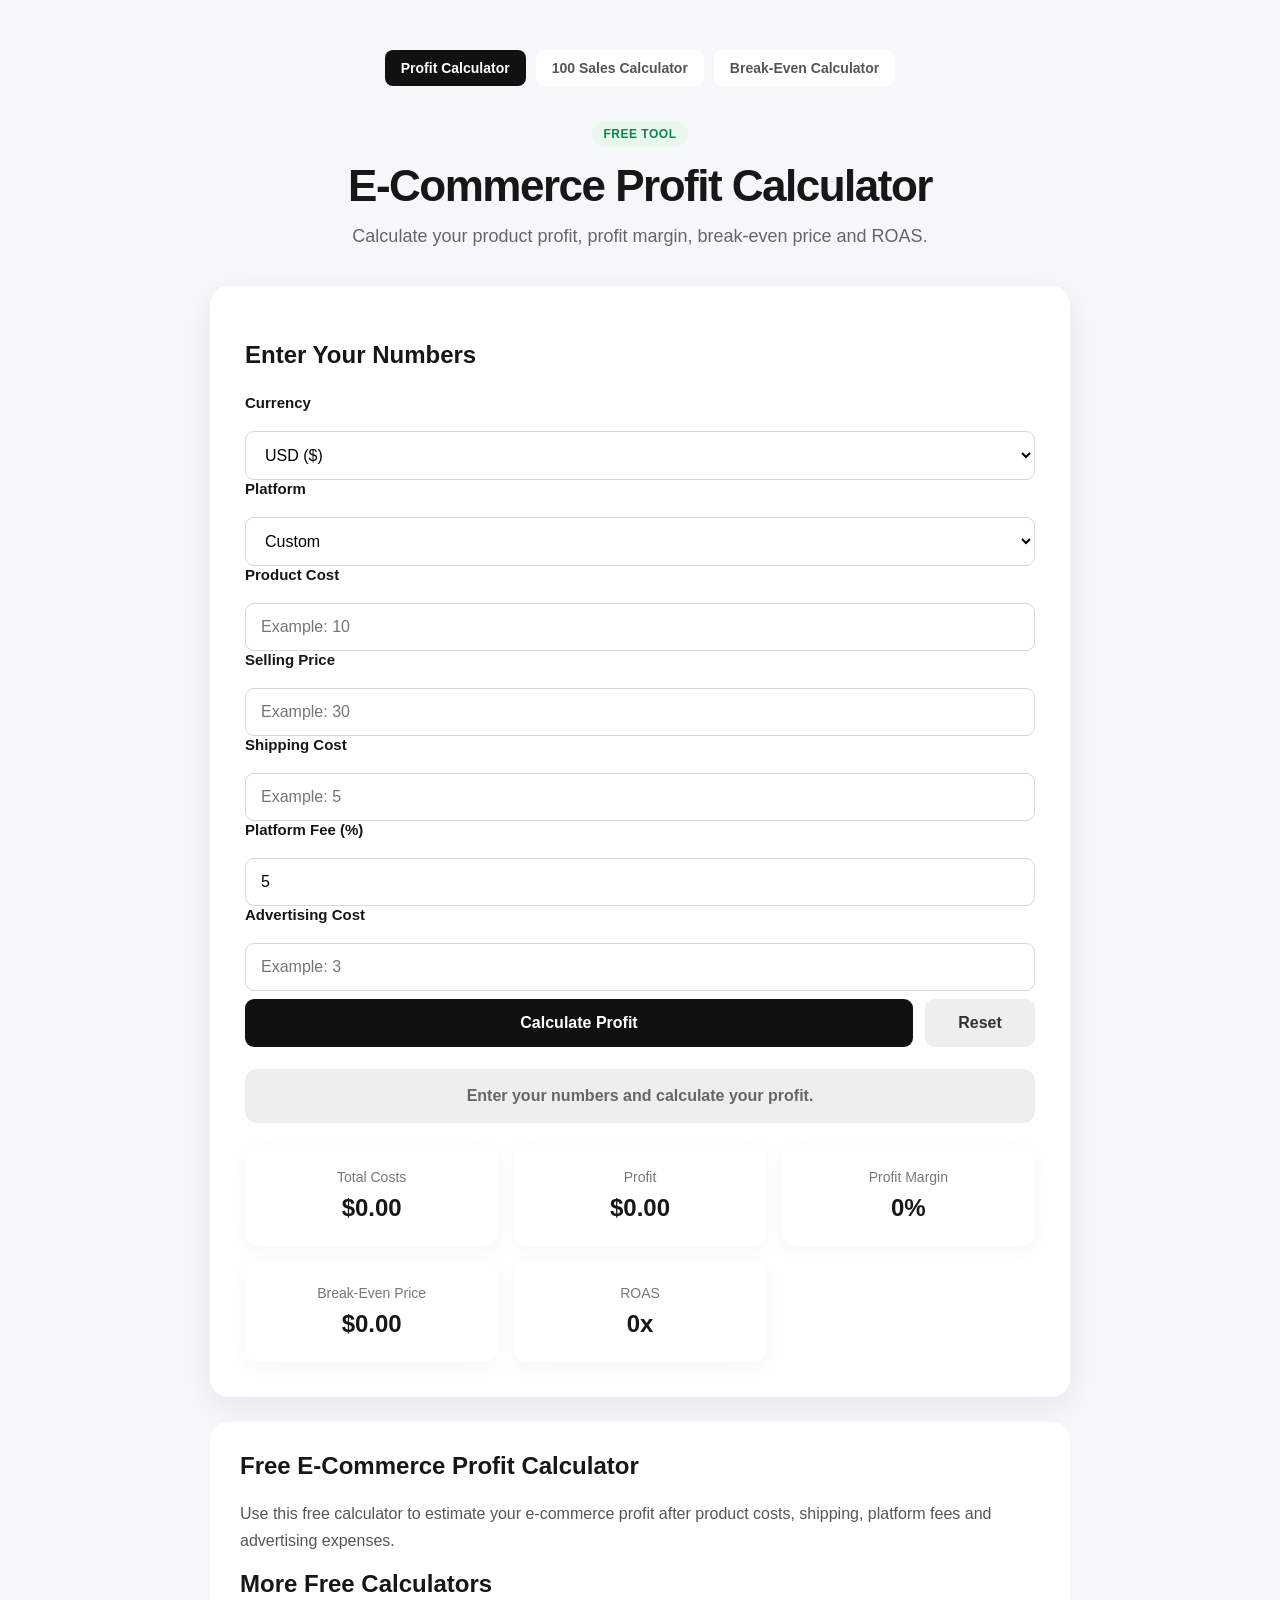
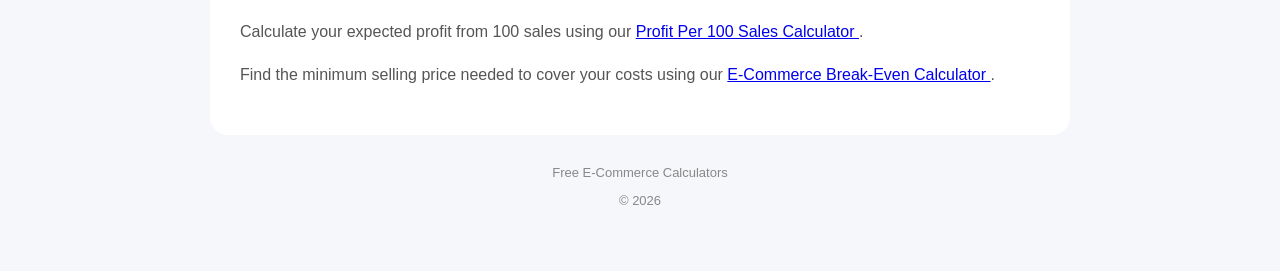
<file: index.html>
<!DOCTYPE html>
<html lang="en">

<head>

    <meta charset="UTF-8">

    <meta
        name="viewport"
        content="width=device-width, initial-scale=1.0"
    >

    <meta
        name="description"
        content="Free e-commerce profit calculator. Calculate product profit, profit margin, break-even price and ROAS."
    >

    <meta
        name="keywords"
        content="ecommerce profit calculator, profit calculator, ecommerce calculator, online business calculator"
    >

    <meta
        name="robots"
        content="index, follow"
    >

    <meta
        name="author"
        content="E-Commerce Calculators"
    >

    <title>
        E-Commerce Profit Calculator - Free Online Tool
    </title>

    <link
        rel="canonical"
        href="https://YOUR-USERNAME.github.io/ecommerce-profit-calculator/"
    >

    <link
        rel="stylesheet"
        href="style.css"
    >

</head>


<body>


<div class="container">


    <!-- Navigation -->

    <nav class="navigation">

        <a
            href="index.html"
            class="active">

            Profit Calculator

        </a>


        <a href="sales-profit-calculator.html">

            100 Sales Calculator

        </a>


        <a href="break-even-calculator.html">

            Break-Even Calculator

        </a>

    </nav>


    <!-- Hero -->

    <section class="hero">

        <div class="badge">

            FREE TOOL

        </div>


        <h1>

            E-Commerce Profit Calculator

        </h1>


        <p class="subtitle">

            Calculate your product profit, profit margin, break-even price and ROAS.

        </p>

    </section>


    <!-- Calculator -->

    <section class="calculator">


        <h2 class="section-title">

            Enter Your Numbers

        </h2>


        <!-- Currency -->

        <label for="currency">

            Currency

        </label>


        <select id="currency">

            <option value="$">
                USD ($)
            </option>

            <option value="Rs.">
                LKR (Rs.)
            </option>

            <option value="₹">
                INR (₹)
            </option>

            <option value="€">
                EUR (€)
            </option>

            <option value="£">
                GBP (£)
            </option>

            <option value="A$">
                AUD (A$)
            </option>

            <option value="C$">
                CAD (C$)
            </option>

            <option value="S$">
                SGD (S$)
            </option>

        </select>


        <!-- Platform -->

        <label for="platform">

            Platform

        </label>


        <select
            id="platform"
            onchange="updatePlatformFee()">

            <option value="custom">
                Custom
            </option>

            <option value="amazon">
                Amazon - 15%
            </option>

            <option value="shopify">
                Shopify - 2%
            </option>

            <option value="etsy">
                Etsy - 6.5%
            </option>

            <option value="ebay">
                eBay - 13.6%
            </option>

        </select>


        <!-- Product Cost -->

        <label for="productCost">

            Product Cost

        </label>


        <input
            type="number"
            id="productCost"
            placeholder="Example: 10"
            min="0"
            step="0.01"
        >


        <!-- Selling Price -->

        <label for="sellingPrice">

            Selling Price

        </label>


        <input
            type="number"
            id="sellingPrice"
            placeholder="Example: 30"
            min="0"
            step="0.01"
        >


        <!-- Shipping -->

        <label for="shippingCost">

            Shipping Cost

        </label>


        <input
            type="number"
            id="shippingCost"
            placeholder="Example: 5"
            min="0"
            step="0.01"
        >


        <!-- Platform Fee -->

        <label for="platformFee">

            Platform Fee (%)

        </label>


        <input
            type="number"
            id="platformFee"
            value="5"
            min="0"
            max="99"
            step="0.1"
        >


        <!-- Advertising -->

        <label for="advertisingCost">

            Advertising Cost

        </label>


        <input
            type="number"
            id="advertisingCost"
            placeholder="Example: 3"
            min="0"
            step="0.01"
        >


        <!-- Buttons -->

        <div class="button-row">

            <button
                class="calculate-button"
                onclick="calculateProfit()">

                Calculate Profit

            </button>


            <button
                class="reset-button"
                onclick="resetCalculator()">

                Reset

            </button>

        </div>


        <!-- Status -->

        <div
            id="profitStatus"
            class="profit-status neutral">

            Enter your numbers and calculate your profit.

        </div>


        <!-- Results -->

        <div class="results">


            <div class="result-card">

                <span>

                    Total Costs

                </span>


                <strong id="totalCosts">

                    $0.00

                </strong>

            </div>


            <div class="result-card">

                <span>

                    Profit

                </span>


                <strong id="profit">

                    $0.00

                </strong>

            </div>


            <div class="result-card">

                <span>

                    Profit Margin

                </span>


                <strong id="margin">

                    0%

                </strong>

            </div>


            <div class="result-card">

                <span>

                    Break-Even Price

                </span>


                <strong id="breakEven">

                    $0.00

                </strong>

            </div>


            <div class="result-card">

                <span>

                    ROAS

                </span>


                <strong id="roas">

                    0x

                </strong>

            </div>


        </div>

    </section>


    <!-- Information -->

    <section class="info">


        <h2>

            Free E-Commerce Profit Calculator

        </h2>


        <p>

            Use this free calculator to estimate your e-commerce profit after product costs, shipping, platform fees and advertising expenses.

        </p>


        <h2>

            More Free Calculators

        </h2>


        <p>

            Calculate your expected profit from 100 sales using our

            <a href="sales-profit-calculator.html">

                Profit Per 100 Sales Calculator

            </a>.

        </p>


        <p>

            Find the minimum selling price needed to cover your costs using our

            <a href="break-even-calculator.html">

                E-Commerce Break-Even Calculator

            </a>.

        </p>

    </section>


    <!-- Footer -->

    <footer>

        <p>

            Free E-Commerce Calculators

        </p>


        <p>

            © 2026

        </p>

    </footer>


</div>


<script src="script.js"></script>


</body>

</html>
</file>
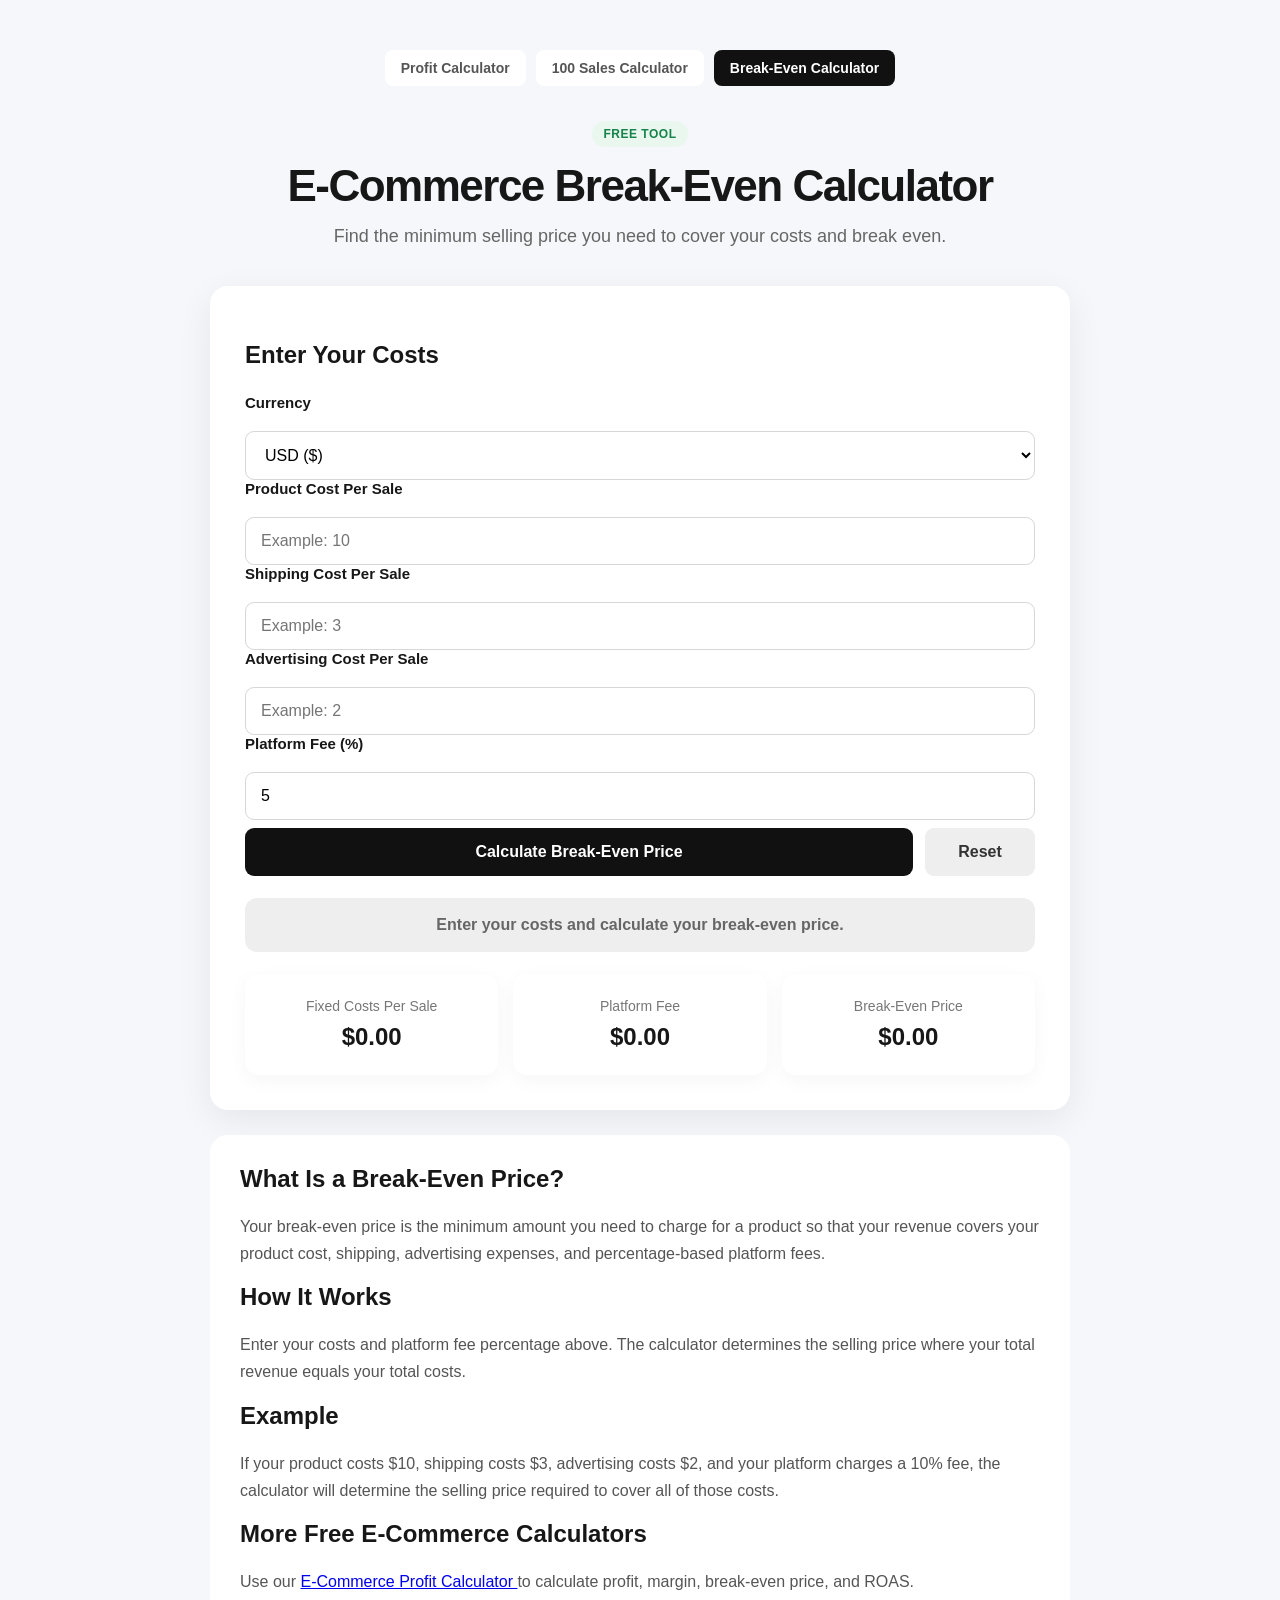
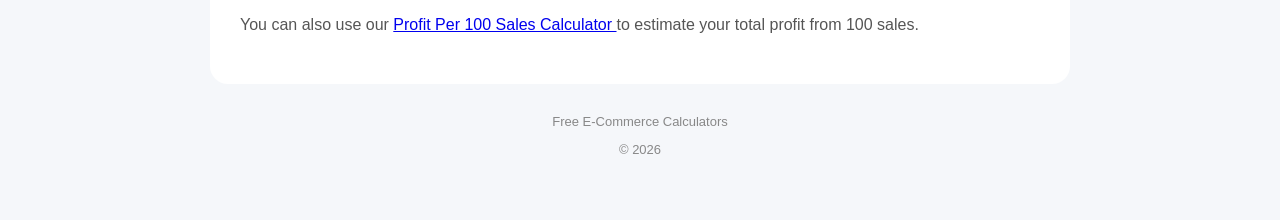
<file: break-even-calculator.html>
<!DOCTYPE html>
<html lang="en">

<head>

    <meta charset="UTF-8">

    <meta
        name="viewport"
        content="width=device-width, initial-scale=1.0"
    >

    <meta
        name="description"
        content="Free e-commerce break-even calculator. Calculate the minimum selling price needed to cover your product, shipping, advertising, and platform fees."
    >

    <meta
        name="keywords"
        content="break even calculator, ecommerce break even calculator, selling price calculator, online business calculator"
    >

    <meta
        name="robots"
        content="index, follow"
    >

    <title>
        E-Commerce Break-Even Calculator - Free Online Tool
    </title>

    <link
        rel="stylesheet"
        href="style.css"
    >

</head>


<body>


<div class="container">


    <!-- Navigation -->

    <nav class="navigation">

        <a href="index.html">

            Profit Calculator

        </a>


        <a href="sales-profit-calculator.html">

            100 Sales Calculator

        </a>


        <a
            href="break-even-calculator.html"
            class="active">

            Break-Even Calculator

        </a>

    </nav>


    <!-- Hero -->

    <section class="hero">

        <div class="badge">

            FREE TOOL

        </div>


        <h1>

            E-Commerce Break-Even Calculator

        </h1>


        <p class="subtitle">

            Find the minimum selling price you need to cover your costs and break even.

        </p>

    </section>


    <!-- Calculator -->

    <section class="calculator">


        <h2 class="section-title">

            Enter Your Costs

        </h2>


        <!-- Currency -->

        <label for="currency">

            Currency

        </label>


        <select id="currency">

            <option value="$">

                USD ($)

            </option>


            <option value="Rs.">

                LKR (Rs.)

            </option>


            <option value="₹">

                INR (₹)

            </option>


            <option value="€">

                EUR (€)

            </option>


            <option value="£">

                GBP (£)

            </option>


            <option value="A$">

                AUD (A$)

            </option>


            <option value="C$">

                CAD (C$)

            </option>


            <option value="S$">

                SGD (S$)

            </option>

        </select>


        <!-- Product Cost -->

        <label for="productCost">

            Product Cost Per Sale

        </label>


        <input
            type="number"
            id="productCost"
            placeholder="Example: 10"
            min="0"
            step="0.01"
        >


        <!-- Shipping -->

        <label for="shippingCost">

            Shipping Cost Per Sale

        </label>


        <input
            type="number"
            id="shippingCost"
            placeholder="Example: 3"
            min="0"
            step="0.01"
        >


        <!-- Advertising -->

        <label for="advertisingCost">

            Advertising Cost Per Sale

        </label>


        <input
            type="number"
            id="advertisingCost"
            placeholder="Example: 2"
            min="0"
            step="0.01"
        >


        <!-- Platform Fee -->

        <label for="platformFee">

            Platform Fee (%)

        </label>


        <input
            type="number"
            id="platformFee"
            placeholder="Example: 15"
            value="5"
            min="0"
            max="99"
            step="0.1"
        >


        <!-- Buttons -->

        <div class="button-row">


            <button
                class="calculate-button"
                onclick="calculateBreakEven()">

                Calculate Break-Even Price

            </button>


            <button
                class="reset-button"
                onclick="resetCalculator()">

                Reset

            </button>


        </div>


        <!-- Status -->

        <div
            id="breakEvenStatus"
            class="profit-status neutral">

            Enter your costs and calculate your break-even price.

        </div>


        <!-- Results -->

        <div class="results">


            <div class="result-card">

                <span>

                    Fixed Costs Per Sale

                </span>


                <strong id="fixedCosts">

                    $0.00

                </strong>

            </div>


            <div class="result-card">

                <span>

                    Platform Fee

                </span>


                <strong id="feeAmount">

                    $0.00

                </strong>

            </div>


            <div class="result-card">

                <span>

                    Break-Even Price

                </span>


                <strong id="breakEvenPrice">

                    $0.00

                </strong>

            </div>


        </div>

    </section>


    <!-- Information -->

    <section class="info">


        <h2>

            What Is a Break-Even Price?

        </h2>


        <p>

            Your break-even price is the minimum amount you need to charge for a product so that your revenue covers your product cost, shipping, advertising expenses, and percentage-based platform fees.

        </p>


        <h2>

            How It Works

        </h2>


        <p>

            Enter your costs and platform fee percentage above. The calculator determines the selling price where your total revenue equals your total costs.

        </p>


        <h2>

            Example

        </h2>


        <p>

            If your product costs $10, shipping costs $3, advertising costs $2, and your platform charges a 10% fee, the calculator will determine the selling price required to cover all of those costs.

        </p>


        <h2>

            More Free E-Commerce Calculators

        </h2>


        <p>

            Use our

            <a href="index.html">

                E-Commerce Profit Calculator

            </a>

            to calculate profit, margin, break-even price, and ROAS.

        </p>


        <p>

            You can also use our

            <a href="sales-profit-calculator.html">

                Profit Per 100 Sales Calculator

            </a>

            to estimate your total profit from 100 sales.

        </p>

    </section>


    <!-- Footer -->

    <footer>

        <p>

            Free E-Commerce Calculators

        </p>


        <p>

            © 2026

        </p>

    </footer>


</div>


<script>


function calculateBreakEven() {


    const currency =
        document.getElementById("currency").value;


    const productCost =
        Number(
            document.getElementById("productCost").value
        ) || 0;


    const shippingCost =
        Number(
            document.getElementById("shippingCost").value
        ) || 0;


    const advertisingCost =
        Number(
            document.getElementById("advertisingCost").value
        ) || 0;


    const platformFeePercent =
        Number(
            document.getElementById("platformFee").value
        ) || 0;


    const fixedCosts =
        productCost +
        shippingCost +
        advertisingCost;


    const feeRate =
        platformFeePercent / 100;


    let breakEvenPrice = 0;


    if (feeRate < 1) {

        breakEvenPrice =
            fixedCosts / (1 - feeRate);

    }


    const feeAmount =
        breakEvenPrice * feeRate;


    document.getElementById("fixedCosts").textContent =
        currency + fixedCosts.toFixed(2);


    document.getElementById("feeAmount").textContent =
        currency + feeAmount.toFixed(2);


    document.getElementById("breakEvenPrice").textContent =
        currency + breakEvenPrice.toFixed(2);


    const status =
        document.getElementById("breakEvenStatus");


    if (fixedCosts === 0) {

        status.textContent =
            "Enter your costs and calculate your break-even price.";

        status.className =
            "profit-status neutral";

    }

    else if (feeRate >= 1) {

        status.textContent =
            "Platform fee must be less than 100%.";

        status.className =
            "profit-status negative";

    }

    else {

        status.textContent =
            "✓ Your break-even selling price has been calculated.";

        status.className =
            "profit-status positive";

    }

}


function resetCalculator() {


    document.getElementById("currency").value =
        "$";


    document.getElementById("productCost").value =
        "";


    document.getElementById("shippingCost").value =
        "";


    document.getElementById("advertisingCost").value =
        "";


    document.getElementById("platformFee").value =
        "5";


    document.getElementById("fixedCosts").textContent =
        "$0.00";


    document.getElementById("feeAmount").textContent =
        "$0.00";


    document.getElementById("breakEvenPrice").textContent =
        "$0.00";


    const status =
        document.getElementById("breakEvenStatus");


    status.textContent =
        "Enter your costs and calculate your break-even price.";


    status.className =
        "profit-status neutral";

}


</script>


</body>

</html>
</file>
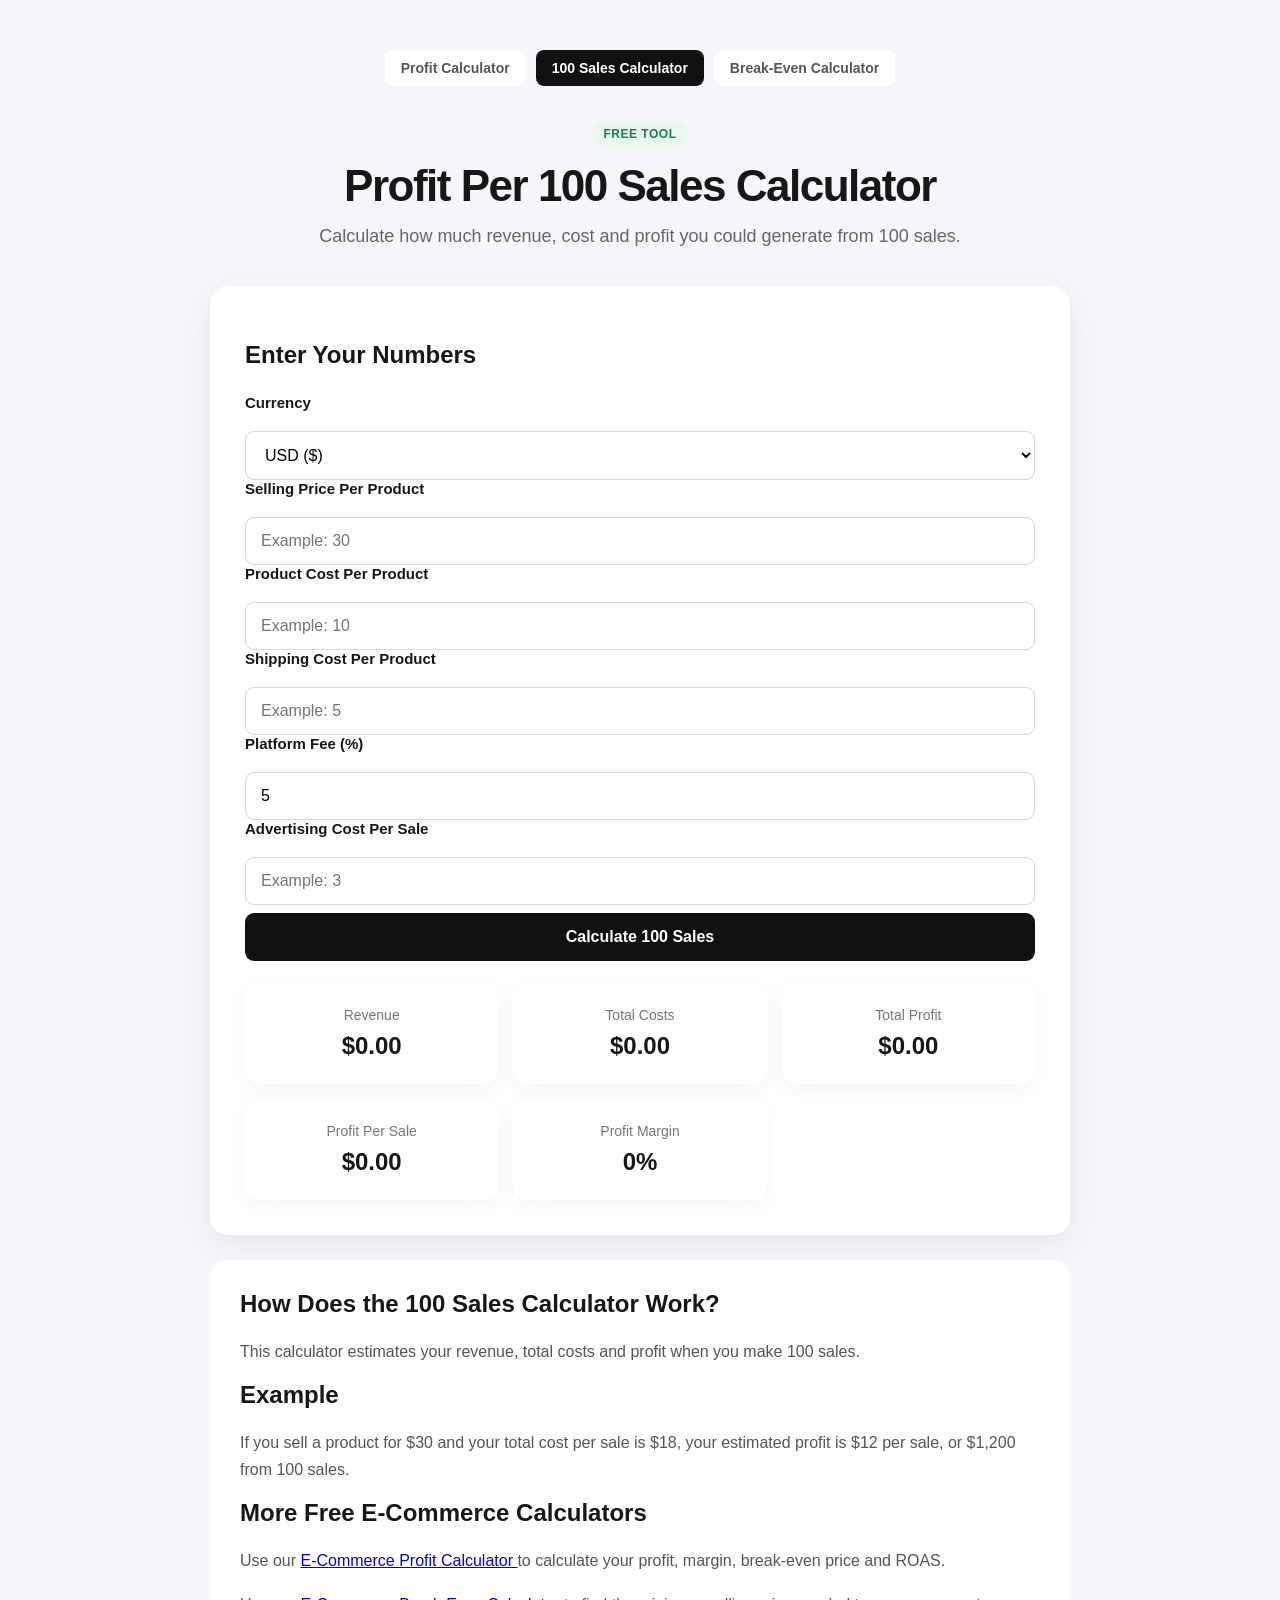
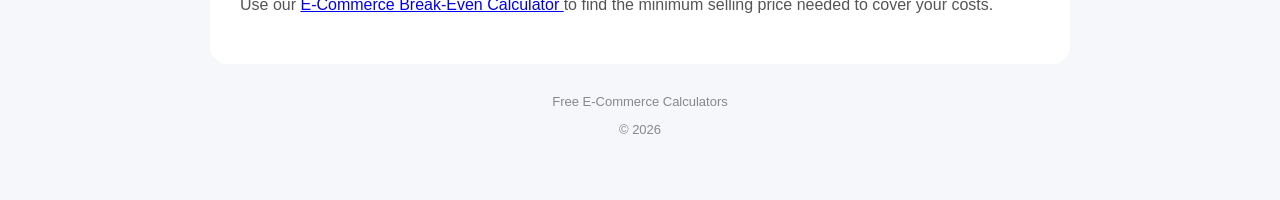
<file: sales-profit-calculator.html>
<!DOCTYPE html>
<html lang="en">

<head>

    <meta charset="UTF-8">

    <meta
        name="viewport"
        content="width=device-width, initial-scale=1.0"
    >

    <meta
        name="description"
        content="Free profit per 100 sales calculator for e-commerce businesses. Calculate revenue, costs, profit and profit margin."
    >

    <meta
        name="keywords"
        content="100 sales calculator, ecommerce sales calculator, profit per 100 sales, ecommerce profit"
    >

    <meta
        name="robots"
        content="index, follow"
    >

    <title>
        Profit Per 100 Sales Calculator - Free Tool
    </title>

    <link
        rel="stylesheet"
        href="style.css"
    >

</head>


<body>


<div class="container">


    <!-- Navigation -->

    <nav class="navigation">


        <a href="index.html">

            Profit Calculator

        </a>


        <a
            href="sales-profit-calculator.html"
            class="active">

            100 Sales Calculator

        </a>


        <a href="break-even-calculator.html">

            Break-Even Calculator

        </a>


    </nav>


    <!-- Hero -->

    <section class="hero">


        <div class="badge">

            FREE TOOL

        </div>


        <h1>

            Profit Per 100 Sales Calculator

        </h1>


        <p class="subtitle">

            Calculate how much revenue, cost and profit you could generate from 100 sales.

        </p>


    </section>


    <!-- Calculator -->

    <section class="calculator">


        <h2 class="section-title">

            Enter Your Numbers

        </h2>


        <!-- Currency -->

        <label for="currency">

            Currency

        </label>


        <select id="currency">

            <option value="$">
                USD ($)
            </option>

            <option value="Rs.">
                LKR (Rs.)
            </option>

            <option value="₹">
                INR (₹)
            </option>

            <option value="€">
                EUR (€)
            </option>

            <option value="£">
                GBP (£)
            </option>

            <option value="A$">
                AUD (A$)
            </option>

            <option value="C$">
                CAD (C$)
            </option>

            <option value="S$">
                SGD (S$)
            </option>

        </select>


        <!-- Selling Price -->

        <label for="sellingPrice">

            Selling Price Per Product

        </label>


        <input
            type="number"
            id="sellingPrice"
            placeholder="Example: 30"
            min="0"
            step="0.01"
        >


        <!-- Product Cost -->

        <label for="productCost">

            Product Cost Per Product

        </label>


        <input
            type="number"
            id="productCost"
            placeholder="Example: 10"
            min="0"
            step="0.01"
        >


        <!-- Shipping -->

        <label for="shippingCost">

            Shipping Cost Per Product

        </label>


        <input
            type="number"
            id="shippingCost"
            placeholder="Example: 5"
            min="0"
            step="0.01"
        >


        <!-- Platform Fee -->

        <label for="platformFee">

            Platform Fee (%)

        </label>


        <input
            type="number"
            id="platformFee"
            value="5"
            min="0"
            max="99"
            step="0.1"
        >


        <!-- Advertising -->

        <label for="advertisingCost">

            Advertising Cost Per Sale

        </label>


        <input
            type="number"
            id="advertisingCost"
            placeholder="Example: 3"
            min="0"
            step="0.01"
        >


        <!-- Button -->

        <div class="button-row">

            <button
                class="calculate-button"
                onclick="calculate100Sales()">

                Calculate 100 Sales

            </button>

        </div>


        <!-- Results -->

        <div class="results">


            <div class="result-card">

                <span>

                    Revenue

                </span>


                <strong id="revenue">

                    $0.00

                </strong>

            </div>


            <div class="result-card">

                <span>

                    Total Costs

                </span>


                <strong id="totalCosts">

                    $0.00

                </strong>

            </div>


            <div class="result-card">

                <span>

                    Total Profit

                </span>


                <strong id="totalProfit">

                    $0.00

                </strong>

            </div>


            <div class="result-card">

                <span>

                    Profit Per Sale

                </span>


                <strong id="profitPerSale">

                    $0.00

                </strong>

            </div>


            <div class="result-card">

                <span>

                    Profit Margin

                </span>


                <strong id="margin">

                    0%

                </strong>

            </div>


        </div>

    </section>


    <!-- Information -->

    <section class="info">


        <h2>

            How Does the 100 Sales Calculator Work?

        </h2>


        <p>

            This calculator estimates your revenue, total costs and profit when you make 100 sales.

        </p>


        <h2>

            Example

        </h2>


        <p>

            If you sell a product for $30 and your total cost per sale is $18, your estimated profit is $12 per sale, or $1,200 from 100 sales.

        </p>


        <h2>

            More Free E-Commerce Calculators

        </h2>


        <p>

            Use our

            <a href="index.html">

                E-Commerce Profit Calculator

            </a>

            to calculate your profit, margin, break-even price and ROAS.

        </p>


        <p>

            Use our

            <a href="break-even-calculator.html">

                E-Commerce Break-Even Calculator

            </a>

            to find the minimum selling price needed to cover your costs.

        </p>


    </section>


    <!-- Footer -->

    <footer>

        <p>

            Free E-Commerce Calculators

        </p>


        <p>

            © 2026

        </p>

    </footer>


</div>


<script>


function calculate100Sales() {


    const currency =
        document.getElementById("currency").value;


    const sellingPrice =
        Number(
            document.getElementById("sellingPrice").value
        ) || 0;


    const productCost =
        Number(
            document.getElementById("productCost").value
        ) || 0;


    const shippingCost =
        Number(
            document.getElementById("shippingCost").value
        ) || 0;


    const platformFeePercent =
        Number(
            document.getElementById("platformFee").value
        ) || 0;


    const advertisingCost =
        Number(
            document.getElementById("advertisingCost").value
        ) || 0;


    const sales = 100;


    const platformFee =
        sellingPrice *
        (platformFeePercent / 100);


    const costPerSale =
        productCost +
        shippingCost +
        platformFee +
        advertisingCost;


    const profitPerSale =
        sellingPrice -
        costPerSale;


    const revenue =
        sellingPrice *
        sales;


    const totalCosts =
        costPerSale *
        sales;


    const totalProfit =
        profitPerSale *
        sales;


    const margin =
        sellingPrice > 0
            ? (profitPerSale / sellingPrice) * 100
            : 0;


    document.getElementById("revenue").textContent =
        currency + revenue.toFixed(2);


    document.getElementById("totalCosts").textContent =
        currency + totalCosts.toFixed(2);


    document.getElementById("totalProfit").textContent =
        currency + totalProfit.toFixed(2);


    document.getElementById("profitPerSale").textContent =
        currency + profitPerSale.toFixed(2);


    document.getElementById("margin").textContent =
        margin.toFixed(2) + "%";

}


</script>


</body>

</html>
</file>
<file: style.css>
* {
    box-sizing: border-box;
}


body {
    margin: 0;

    font-family: Arial, Helvetica, sans-serif;

    background: #f5f7fa;

    color: #171717;
}


.container {
    width: 100%;

    max-width: 900px;

    margin: 0 auto;

    padding: 50px 20px;
}


/* Hero */

.hero {
    text-align: center;

    margin-bottom: 35px;
}


.badge {
    display: inline-block;

    padding: 6px 12px;

    border-radius: 30px;

    background: #e9f7ef;

    color: #16834b;

    font-size: 12px;

    font-weight: 700;

    letter-spacing: 0.5px;

    margin-bottom: 15px;
}


h1 {
    margin: 0 0 12px;

    font-size: 44px;

    line-height: 1.1;

    letter-spacing: -1.5px;
}


.subtitle {
    max-width: 650px;

    margin: 0 auto;

    color: #666;

    font-size: 18px;

    line-height: 1.6;
}


/* Calculator */

.calculator {
    background: white;

    padding: 35px;

    border-radius: 18px;

    box-shadow:
        0 10px 35px rgba(0, 0, 0, 0.07);
}


.section-title {
    margin-bottom: 25px;
}


.section-title h2 {
    margin: 0 0 5px;

    font-size: 22px;
}


.section-title p {
    margin: 0;

    color: #777;

    font-size: 14px;
}


label {
    display: block;

    margin-bottom: 20px;

    font-size: 15px;

    font-weight: 600;
}


input,
select {
    display: block;

    width: 100%;

    margin-top: 8px;

    padding: 14px 15px;

    border: 1px solid #d7d7d7;

    border-radius: 9px;

    background: white;

    font-size: 16px;

    outline: none;

    transition: border 0.2s, box-shadow 0.2s;
}


input:focus,
select:focus {
    border-color: #111;

    box-shadow:
        0 0 0 3px rgba(0, 0, 0, 0.06);
}


select {
    cursor: pointer;
}


/* Buttons */

.button-row {
    display: flex;

    gap: 12px;

    margin-top: 8px;
}


button {
    border: none;

    border-radius: 9px;

    padding: 15px;

    font-size: 16px;

    font-weight: 700;

    cursor: pointer;

    transition: transform 0.15s, opacity 0.15s;
}


button:hover {
    opacity: 0.88;

    transform: translateY(-1px);
}


.calculate-button {
    flex: 1;

    background: #111;

    color: white;
}


.reset-button {
    width: 110px;

    background: #eeeeee;

    color: #333;
}


/* Profit Status */

.profit-status {
    margin-top: 22px;

    padding: 18px;

    border-radius: 12px;

    text-align: center;

    font-size: 16px;

    font-weight: 700;
}


.profit-status.neutral {
    background: #eeeeee;

    color: #666;
}


.profit-status.positive {
    background: #e9f7ef;

    color: #16834b;
}


.profit-status.negative {
    background: #fdecec;

    color: #c62828;
}


/* Results */

.results {
    display: grid;

    grid-template-columns:
        repeat(3, 1fr);

    gap: 15px;

    margin-top: 22px;
}


.result-card {
    background: white;

    padding: 24px 15px;

    border-radius: 14px;

    text-align: center;

    box-shadow:
        0 5px 20px rgba(0, 0, 0, 0.04);
}


.result-card span {
    display: block;

    margin-bottom: 9px;

    color: #777;

    font-size: 14px;
}


.result-card strong {
    font-size: 24px;
}


/* Information */

.info {
    margin-top: 25px;

    padding: 30px;

    background: white;

    border-radius: 18px;
}


.info h2 {
    margin-top: 0;

    font-size: 24px;
}


.info p {
    color: #555;

    line-height: 1.7;
}


/* Footer */

footer {
    text-align: center;

    margin-top: 30px;

    color: #888;

    font-size: 13px;
}


/* Tablet */

@media (max-width: 700px) {

    .container {
        padding: 35px 15px;
    }


    h1 {
        font-size: 34px;
    }


    .subtitle {
        font-size: 16px;
    }


    .calculator {
        padding: 25px 20px;
    }


    .results {
        grid-template-columns: 1fr 1fr;
    }

}


/* Mobile */

@media (max-width: 450px) {

    h1 {
        font-size: 30px;
    }


    .button-row {
        flex-direction: column;
    }


    .reset-button {
        width: 100%;
    }


    .results {
        grid-template-columns: 1fr;
    }

}

/* Navigation */

.navigation {
    display: flex;

    justify-content: center;

    gap: 10px;

    margin-bottom: 35px;
}


.navigation a {
    padding: 10px 16px;

    border-radius: 8px;

    text-decoration: none;

    color: #555;

    background: #ffffff;

    font-size: 14px;

    font-weight: 600;
}


.navigation a:hover {
    color: #111;
}


.navigation a.active {
    background: #111;

    color: white;
}


@media (max-width: 450px) {

    .navigation {
        flex-direction: column;
    }

    .navigation a {
        text-align: center;
    }

}
</file>
